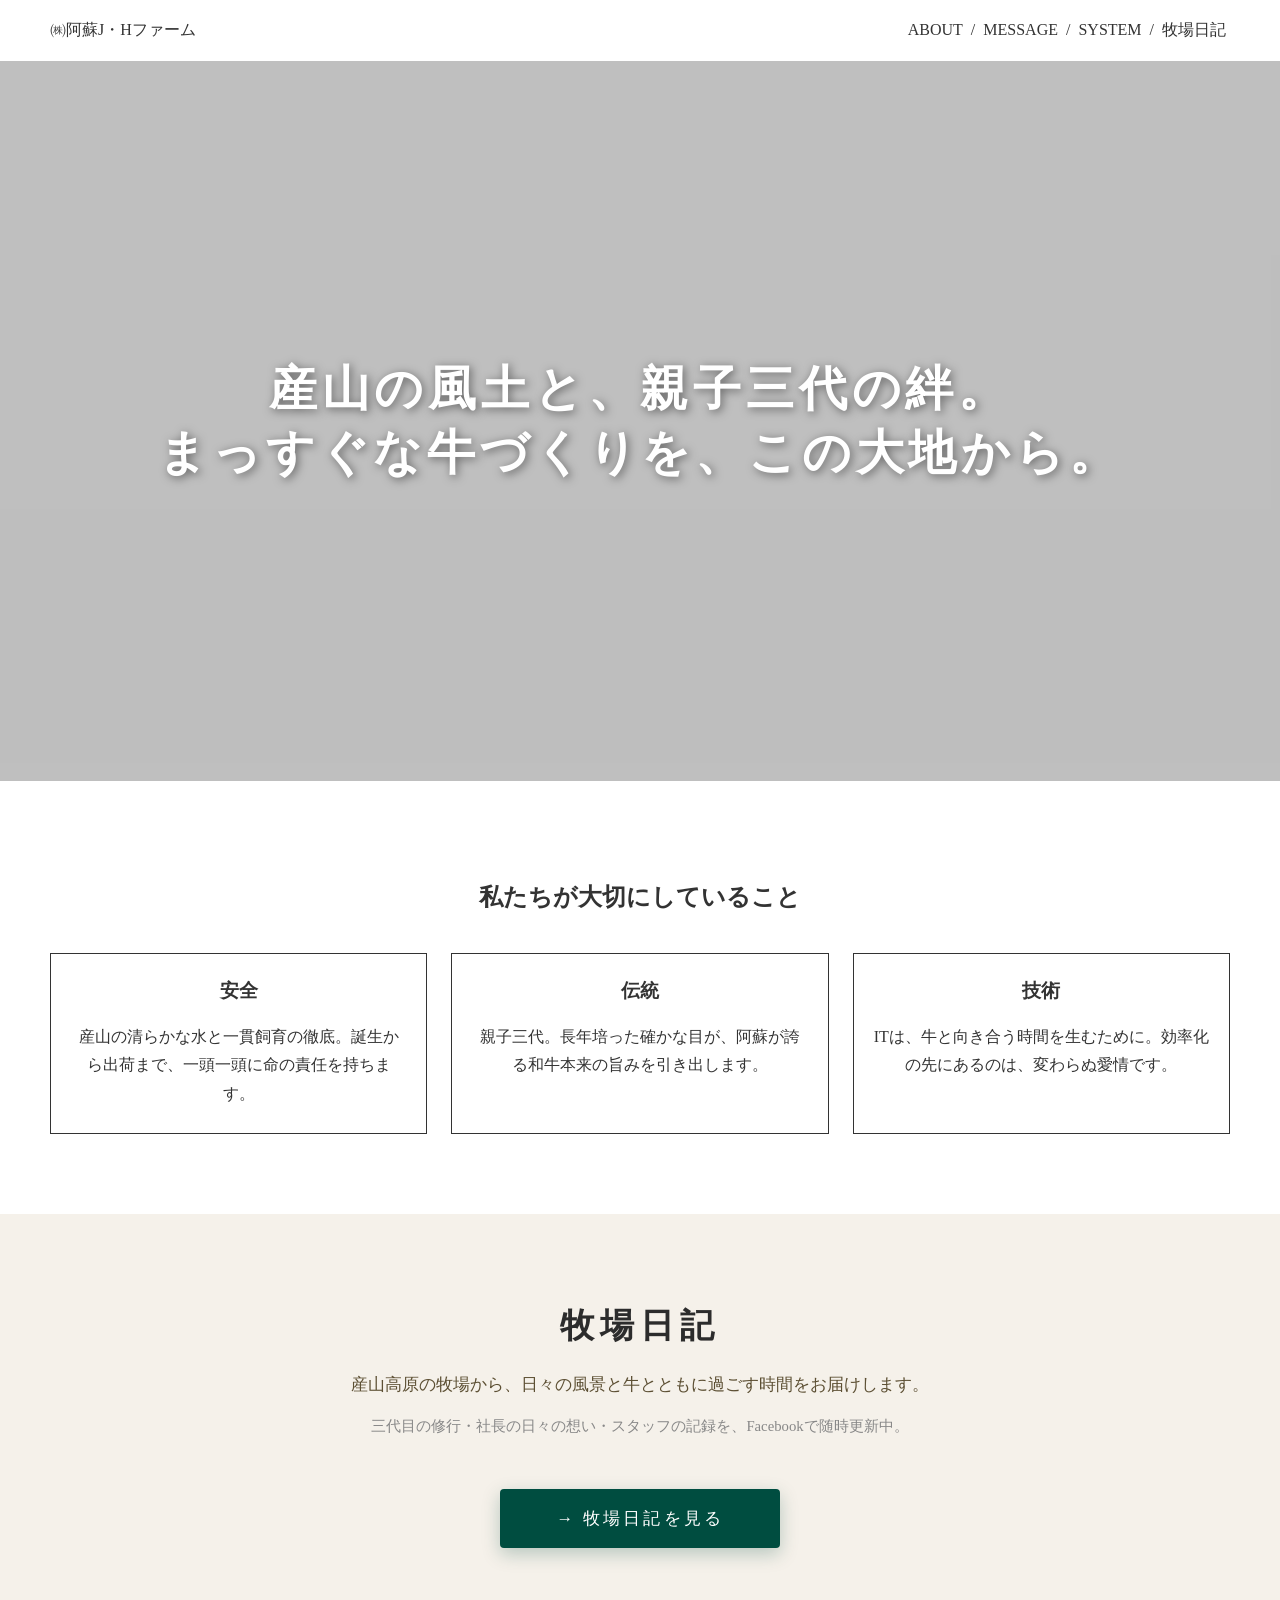
<file: index.html>
<!DOCTYPE html>
<html lang="ja">
<head>
    <meta charset="UTF-8">
    <meta name="viewport" content="width=device-width, initial-scale=1.0">
    <title>㈱阿蘇J・Hファーム</title>
    <link rel="stylesheet" href="style.css">
    <style>
        /* ヒーローエリアの親要素 */
/* 1. 外枠：背景を黒（または濃いグレー）にして、画像がない部分を引き締める */
.hero {
    position: relative;
    height: 80vh;
    overflow: hidden;
    background-color: #1a1a1a; /* ここを産山ブルー #004d40 にしても格好いいです */
    display: flex;
    align-items: center;      /* 上下中央 */
    justify-content: center;   /* 左右中央 */
}

/* 2. スライダー本体：親要素（hero）の中央に固定 */
.slider {
    position: absolute;
    top: 0;
    left: 0;
    width: 100%;
    height: 100%;
    display: flex;
    align-items: center;
    justify-content: center;
}

/* 3. 画像：枠いっぱいに敷き詰めて、全画像の見た目サイズを統一（1920×1080に揃えた写真を使用） */
.slider img {
    position: absolute;
    top: 0;
    left: 0;
    width: 100%;
    height: 100%;
    object-fit: cover;        /* 比率を保ったまま枠を埋める（はみ出た分は切れる） */
    object-position: center;
    opacity: 0;
    animation: slideShow 20s infinite;
}

/* フェードしながらゆっくり寄る */
@keyframes slideShow {
    0% { opacity: 0; transform: scale(1.0); }
    5% { opacity: 1; }
    20% { opacity: 1; }
    25% { opacity: 0; transform: scale(1.05); }
    100% { opacity: 0; }
}

/* 文字を読みやすくするため、写真の上に薄い暗幕を重ねる */
.hero::after {
    content: "";
    position: absolute;
    inset: 0;
    background: rgba(0,0,0,0.2);
    z-index: 1;
}

/* テキストを画像の上に重ねる */
.hero-text {
    position: relative;
    z-index: 2;
    color: #fff;
    text-shadow: 2px 2px 10px rgba(0,0,0,0.5); /* 文字を見やすく */
    text-align: center;
    width: 100%;
}
        body { margin: 0; font-family: "Hiragino Mincho ProN", serif; color: #333; }
        header { display: flex; justify-content: space-between; padding: 20px 50px; background: #fff; }
        header nav a { color: #333; text-decoration: none; margin: 0 4px; transition: color 0.2s; }
        header nav a:hover { color: #004d40; text-decoration: underline; }
        .hero { height: 80vh; background: #eee; display: flex; align-items: center; justify-content: center; text-align: center; }
        .hero h1 { font-size: 3rem; letter-spacing: 0.1em; }
        section { padding: 80px 50px; text-align: center; }
        .message-grid { display: flex; justify-content: space-around; gap: 24px; margin-top: 40px; }
        /* 「安全」「伝統」「技術」を黒の細線で囲み、境目を分かりやすくする */
        .msg-item { flex: 1; border: 1px solid #333; padding: 24px 20px; box-sizing: border-box; }
        .msg-item h3 { margin-top: 0; }
        .msg-item p { margin-bottom: 0; line-height: 1.8; }

        /* 牧場日記セクション */
        #blog {
            background: #f5f1ea;
            padding: 90px 30px;
        }
        #blog h2 {
            font-size: 2.1rem;
            letter-spacing: 0.18em;
            margin: 0 0 20px;
            color: #2c2c2c;
        }
        #blog .blog-lead {
            color: #5c4f33;
            max-width: 680px;
            margin: 0 auto 12px;
            line-height: 1.9;
            font-size: 1.08rem;
        }
        #blog .blog-sub {
            color: #888;
            max-width: 680px;
            margin: 0 auto 50px;
            line-height: 1.7;
            font-size: 0.92rem;
        }
        .blog-cta {
            display: inline-block;
            padding: 18px 56px;
            background: #004d40;
            color: #fff !important;
            text-decoration: none;
            border-radius: 4px;
            font-size: 1.05rem;
            letter-spacing: 0.18em;
            box-shadow: 0 6px 18px rgba(0,77,64,0.25);
            transition: transform 0.2s, box-shadow 0.2s;
        }
        .blog-cta:hover {
            transform: translateY(-2px);
            box-shadow: 0 10px 24px rgba(0,77,64,0.38);
        }

        @media screen and (max-width: 768px) {
            header { flex-direction: column; padding: 15px; text-align: center; }
            header nav { margin-top: 10px; font-size: 0.9rem; }
            section { padding: 50px 16px; }
            .message-grid { flex-direction: column; gap: 16px; }
            #blog { padding: 60px 16px; }
            #blog h2 { font-size: 1.6rem; }
            .blog-cta { padding: 16px 40px; font-size: 1rem; letter-spacing: 0.12em; }
        }
    </style>
</head>
<body>
    <header>
        <div class="logo">㈱阿蘇J・Hファーム</div>
        <nav><a href="/about/">ABOUT</a> / <a href="/message/">MESSAGE</a> / <a href="/system/">SYSTEM</a> / <a href="/blog/">牧場日記</a></nav>
        
    </header>

    <div class="hero">
    <div class="slider">
        <img src="assets/photo/top/top-01.jpg" alt="雲海と産山の草原" width="1920" height="1080">
        <img src="assets/photo/top/top-02.jpg" alt="夕方の草原で牛と過ごすスタッフ" width="1920" height="1080" loading="lazy">
        <img src="assets/photo/top/top-03.jpg" alt="阿蘇の山並みと放牧の牛" width="1920" height="1080" loading="lazy">
        <img src="assets/photo/top/top-04.jpg" alt="牧草地で作業するトラクター" width="1920" height="1080" loading="lazy">
        <img src="assets/photo/top/top-05.jpg" alt="青空と阿蘇の山並み、黒毛和牛の群れ" width="1920" height="1080" loading="lazy">
    </div>
    <div class="hero-text">
        <h1>産山の風土と、親子三代の絆。<br><span>まっすぐな牛づくりを、この大地から。</span></h1>
    </div>
</div>
</div>
    
    </div>

    
<section id="message">
        <h2>私たちが大切にしていること</h2>
        <div class="message-grid">
            <div class="msg-item"><h3>安全</h3><p>産山の清らかな水と一貫飼育の徹底。誕生から出荷まで、一頭一頭に命の責任を持ちます。</p></div>
            <div class="msg-item"><h3>伝統</h3><p>親子三代。長年培った確かな目が、阿蘇が誇る和牛本来の旨みを引き出します。</p></div>
            <div class="msg-item"><h3>技術</h3><p>ITは、牛と向き合う時間を生むために。効率化の先にあるのは、変わらぬ愛情です。</p></div>
        </div>
    </section>

    <section id="blog">
        <h2>牧場日記</h2>
        <p class="blog-lead">
            産山高原の牧場から、日々の風景と牛とともに過ごす時間をお届けします。
        </p>
        <p class="blog-sub">
            三代目の修行・社長の日々の想い・スタッフの記録を、Facebookで随時更新中。
        </p>
        <p style="margin:0;">
            <a href="/blog/" class="blog-cta">→ 牧場日記を見る</a>
        </p>
    </section>
    <script> window.onload = function() 
    { const displayTime = 4; 
        const images = document.querySelectorAll('.slider img'); 
        const totalCount = images.length; 
        if (totalCount > 0) { const totalDuration = displayTime * totalCount; 
            images.forEach((img, index) => 
        { img.style.animationName = 'slideShow'; 
        img.style.animationIterationCount = 'infinite'; 
        img.style.animationTimingFunction = 'linear'; 
        img.style.animationDuration = totalDuration + 's'; 
        img.style.animationDelay = (displayTime * index) + 's'; 
    }); 
} }; 

    </script>
</body>
</html>
</file>
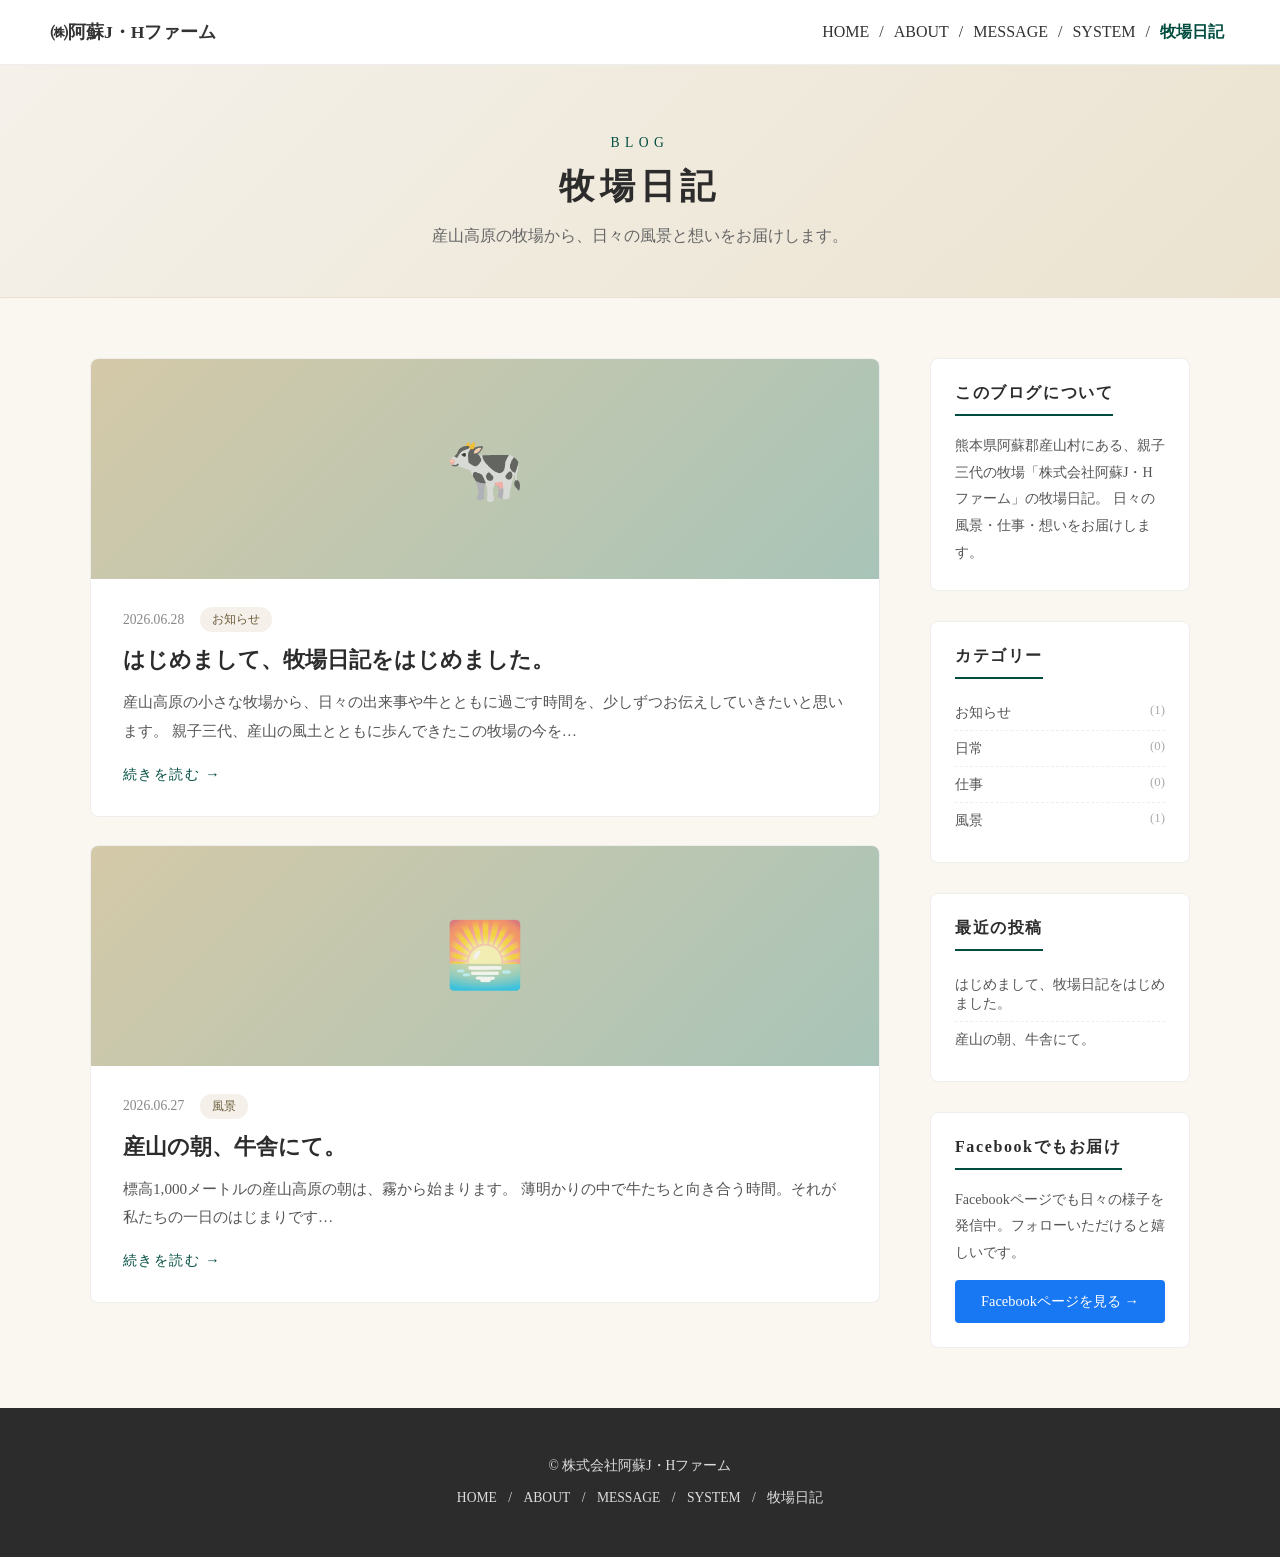
<file: blog/index.html>
<!DOCTYPE html>
<html lang="ja">
<head>
    <meta charset="UTF-8">
    <meta name="viewport" content="width=device-width, initial-scale=1.0">
    <title>牧場日記 | 株式会社阿蘇J・Hファーム</title>
    <meta name="description" content="㈱阿蘇J・Hファームの牧場日記。産山高原の牧場から、日々の風景・仕事・想いをお届けします。">
    <meta property="og:title" content="牧場日記 | 株式会社阿蘇J・Hファーム">
    <meta property="og:description" content="産山高原の牧場から、日々の風景と牛とともに過ごす時間をお届けします。">
    <meta property="og:type" content="blog">
    <link rel="stylesheet" href="/style.css">
    <style>
        body { margin: 0; font-family: "Hiragino Mincho ProN", serif; color: #333; background: #faf7f0; }

        /* ヘッダー */
        header {
            display: flex; justify-content: space-between; align-items: center;
            padding: 20px 50px; background: #fff; border-bottom: 1px solid #eee;
        }
        header .logo { font-weight: bold; font-size: 1.1rem; }
        header nav a { color: #333; text-decoration: none; margin: 0 6px; transition: color 0.2s; }
        header nav a:hover { color: #004d40; text-decoration: underline; }
        header nav .current { color: #004d40; font-weight: bold; margin: 0 6px; }

        /* ページヒーロー */
        .blog-hero {
            background: linear-gradient(135deg, #f5f1ea 0%, #ebe3d0 100%);
            text-align: center;
            padding: 70px 20px 50px;
            border-bottom: 1px solid #e7e0d3;
        }
        .blog-hero .eyebrow {
            color: #004d40; font-size: 0.85rem; letter-spacing: 0.4em;
            margin: 0 0 12px;
        }
        .blog-hero h1 {
            font-size: 2.2rem; letter-spacing: 0.15em;
            margin: 0 0 16px; color: #2c2c2c;
        }
        .blog-hero p { color: #666; font-size: 1rem; margin: 0; }

        /* レイアウト */
        .blog-layout {
            max-width: 1100px; margin: 0 auto;
            padding: 60px 24px;
            display: grid;
            grid-template-columns: 1fr 260px;
            gap: 50px;
        }

        /* 記事カード */
        .post-list { display: flex; flex-direction: column; gap: 28px; }
        .post-card {
            background: #fff;
            border: 1px solid #eee;
            border-radius: 8px;
            overflow: hidden;
            transition: transform 0.2s, box-shadow 0.2s;
            text-decoration: none; color: inherit;
            display: block;
        }
        .post-card:hover {
            transform: translateY(-3px);
            box-shadow: 0 12px 28px rgba(0,0,0,0.06);
        }
        .post-card .post-thumb {
            height: 220px;
            background: linear-gradient(135deg, #d4c9a8 0%, #a8c4b8 100%);
            position: relative;
            display: flex; align-items: center; justify-content: center;
        }
        .post-card .post-thumb .emoji {
            font-size: 4rem;
            opacity: 0.8;
        }
        .post-card .post-body { padding: 28px 32px 32px; }
        .post-card .post-meta {
            display: flex; gap: 16px; align-items: center;
            color: #888; font-size: 0.85rem;
            margin-bottom: 12px;
        }
        .post-card .post-meta .cat {
            background: #f5f1ea; color: #6b5b3a;
            padding: 4px 12px; border-radius: 12px;
            font-size: 0.78rem;
        }
        .post-card h2 {
            margin: 0 0 12px; font-size: 1.35rem;
            color: #2c2c2c; line-height: 1.5;
        }
        .post-card .post-excerpt {
            color: #555; line-height: 1.85;
            margin: 0; font-size: 0.95rem;
        }
        .post-card .read-more {
            display: inline-block; margin-top: 20px;
            color: #004d40; font-size: 0.9rem;
            letter-spacing: 0.1em;
        }

        /* サイドバー */
        .blog-sidebar { display: flex; flex-direction: column; gap: 30px; }
        .widget {
            background: #fff;
            border: 1px solid #eee;
            border-radius: 8px;
            padding: 24px;
        }
        .widget h3 {
            margin: 0 0 16px;
            font-size: 1rem;
            color: #2c2c2c;
            letter-spacing: 0.1em;
            border-bottom: 2px solid #004d40;
            padding-bottom: 10px;
            display: inline-block;
        }
        .widget .about-text {
            color: #555; font-size: 0.88rem;
            line-height: 1.9; margin: 0;
        }
        .widget ul { list-style: none; padding: 0; margin: 0; }
        .widget ul li { padding: 8px 0; border-bottom: 1px dashed #eee; }
        .widget ul li:last-child { border-bottom: none; }
        .widget ul li a {
            color: #555; text-decoration: none;
            font-size: 0.9rem;
            display: flex; justify-content: space-between;
            transition: color 0.2s;
        }
        .widget ul li a:hover { color: #004d40; }
        .widget ul li .count { color: #aaa; font-size: 0.8rem; }
        .widget .fb-cta {
            display: block; text-align: center;
            background: #1877f2; color: #fff;
            padding: 12px; border-radius: 4px;
            text-decoration: none; font-size: 0.9rem;
            transition: background 0.2s;
        }
        .widget .fb-cta:hover { background: #166fe5; }

        /* フッター */
        footer {
            background: #2c2c2c; color: #ddd;
            text-align: center; padding: 36px 20px;
            font-size: 0.85rem;
        }
        footer a { color: #ddd; text-decoration: none; margin: 0 8px; }
        footer a:hover { color: #fff; }

        @media screen and (max-width: 900px) {
            .blog-layout { grid-template-columns: 1fr; gap: 30px; padding: 40px 16px; }
        }
        @media screen and (max-width: 768px) {
            header { flex-direction: column; padding: 15px; text-align: center; }
            header nav { margin-top: 10px; font-size: 0.85rem; }
            .blog-hero { padding: 40px 16px 30px; }
            .blog-hero h1 { font-size: 1.6rem; }
            .post-card .post-thumb { height: 160px; }
            .post-card .post-thumb .emoji { font-size: 3rem; }
            .post-card .post-body { padding: 20px 22px; }
            .post-card h2 { font-size: 1.15rem; }
        }
    </style>
</head>
<body>
    <header>
        <div class="logo">㈱阿蘇J・Hファーム</div>
        <nav>
            <a href="/">HOME</a> /
            <a href="/about/">ABOUT</a> /
            <a href="/message/">MESSAGE</a> /
            <a href="/system/">SYSTEM</a> /
            <span class="current">牧場日記</span>
        </nav>
    </header>

    <section class="blog-hero">
        <p class="eyebrow">BLOG</p>
        <h1>牧場日記</h1>
        <p>産山高原の牧場から、日々の風景と想いをお届けします。</p>
    </section>

    <div class="blog-layout">

        <!-- 記事一覧 -->
        <main class="post-list">

            <!--
              ▼ 新しい記事を追加する手順
              1. /blog/posts/ に新しいHTMLファイルを作成（例: 2026-07-01-title.html）
              2. このリストの一番上に <a class="post-card"> ブロックを追加してリンクする
              3. git push でデプロイ完了
            -->

            <a href="/blog/posts/2026-06-28-hajimemashite.html" class="post-card">
                <div class="post-thumb"><span class="emoji">🐄</span></div>
                <div class="post-body">
                    <div class="post-meta">
                        <span class="date">2026.06.28</span>
                        <span class="cat">お知らせ</span>
                    </div>
                    <h2>はじめまして、牧場日記をはじめました。</h2>
                    <p class="post-excerpt">
                        産山高原の小さな牧場から、日々の出来事や牛とともに過ごす時間を、少しずつお伝えしていきたいと思います。
                        親子三代、産山の風土とともに歩んできたこの牧場の今を…
                    </p>
                    <span class="read-more">続きを読む →</span>
                </div>
            </a>

            <a href="/blog/posts/2026-06-27-asa-no-makiba.html" class="post-card">
                <div class="post-thumb"><span class="emoji">🌅</span></div>
                <div class="post-body">
                    <div class="post-meta">
                        <span class="date">2026.06.27</span>
                        <span class="cat">風景</span>
                    </div>
                    <h2>産山の朝、牛舎にて。</h2>
                    <p class="post-excerpt">
                        標高1,000メートルの産山高原の朝は、霧から始まります。
                        薄明かりの中で牛たちと向き合う時間。それが私たちの一日のはじまりです…
                    </p>
                    <span class="read-more">続きを読む →</span>
                </div>
            </a>

        </main>

        <!-- サイドバー -->
        <aside class="blog-sidebar">

            <div class="widget">
                <h3>このブログについて</h3>
                <p class="about-text">
                    熊本県阿蘇郡産山村にある、親子三代の牧場「株式会社阿蘇J・Hファーム」の牧場日記。
                    日々の風景・仕事・想いをお届けします。
                </p>
            </div>

            <div class="widget">
                <h3>カテゴリー</h3>
                <ul>
                    <li><a href="#">お知らせ <span class="count">(1)</span></a></li>
                    <li><a href="#">日常 <span class="count">(0)</span></a></li>
                    <li><a href="#">仕事 <span class="count">(0)</span></a></li>
                    <li><a href="#">風景 <span class="count">(1)</span></a></li>
                </ul>
            </div>

            <div class="widget">
                <h3>最近の投稿</h3>
                <ul>
                    <li><a href="/blog/posts/2026-06-28-hajimemashite.html">はじめまして、牧場日記をはじめました。</a></li>
                    <li><a href="/blog/posts/2026-06-27-asa-no-makiba.html">産山の朝、牛舎にて。</a></li>
                </ul>
            </div>

            <div class="widget">
                <h3>Facebookでもお届け</h3>
                <p class="about-text" style="margin-bottom:14px;">
                    Facebookページでも日々の様子を発信中。フォローいただけると嬉しいです。
                </p>
                <a class="fb-cta" href="https://www.facebook.com/profile.php?id=61591557386529" target="_blank" rel="noopener noreferrer">
                    Facebookページを見る →
                </a>
            </div>

        </aside>

    </div>

    <footer>
        <p>© 株式会社阿蘇J・Hファーム</p>
        <p>
            <a href="/">HOME</a> /
            <a href="/about/">ABOUT</a> /
            <a href="/message/">MESSAGE</a> /
            <a href="/system/">SYSTEM</a> /
            <a href="/blog/">牧場日記</a>
        </p>
    </footer>
</body>
</html>
</file>
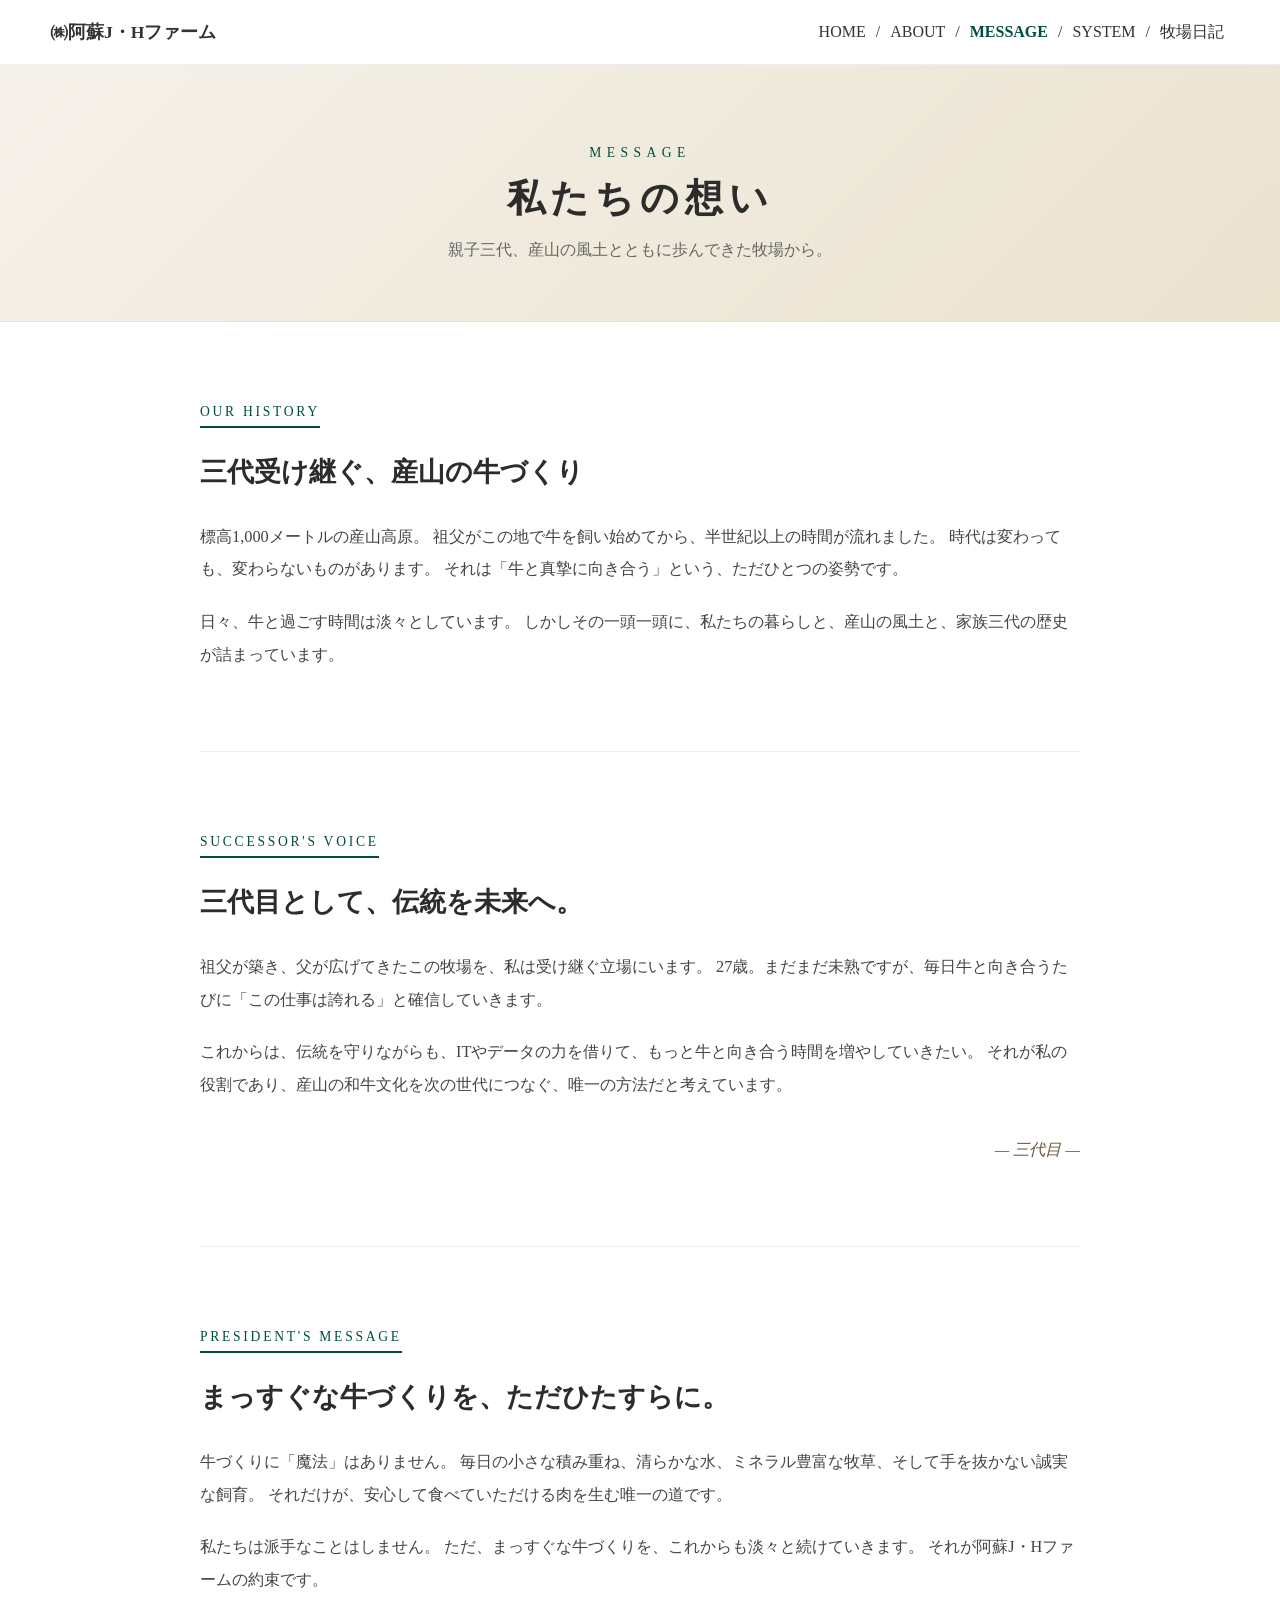
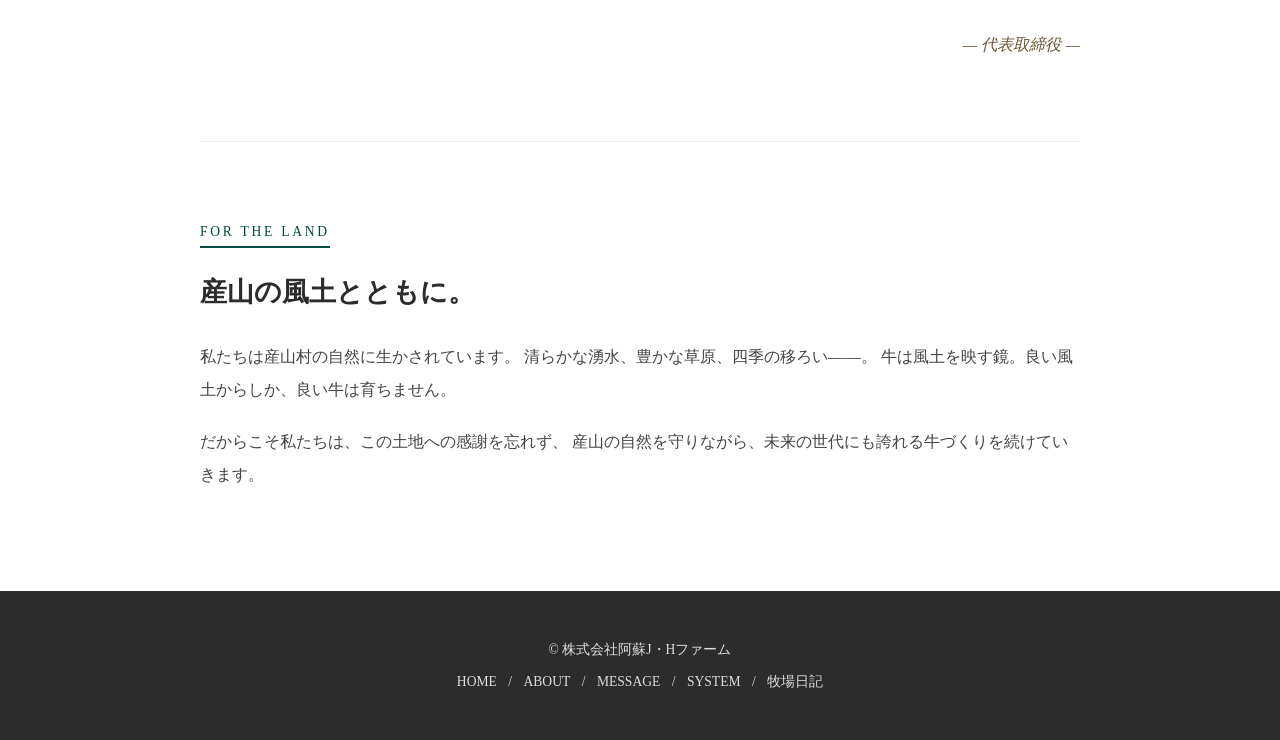
<file: message/index.html>
<!DOCTYPE html>
<html lang="ja">
<head>
    <meta charset="UTF-8">
    <meta name="viewport" content="width=device-width, initial-scale=1.0">
    <title>MESSAGE | 株式会社阿蘇J・Hファーム</title>
    <meta name="description" content="㈱阿蘇J・Hファームの想い。親子三代にわたり産山高原で和牛を育ててきた歴史と、まっすぐな牛づくりへの誓い。">
    <meta property="og:title" content="MESSAGE | 株式会社阿蘇J・Hファーム">
    <meta property="og:description" content="親子三代、産山の風土とともに歩んできた牧場の想いをお届けします。">
    <meta property="og:type" content="article">
    <link rel="stylesheet" href="/style.css">
    <style>
        body { margin: 0; font-family: "Hiragino Mincho ProN", serif; color: #333; background: #fff; }

        /* ヘッダー */
        header {
            display: flex; justify-content: space-between; align-items: center;
            padding: 20px 50px; background: #fff; border-bottom: 1px solid #eee;
        }
        header .logo { font-weight: bold; font-size: 1.1rem; }
        header nav a { color: #333; text-decoration: none; margin: 0 6px; transition: color 0.2s; }
        header nav a:hover { color: #004d40; text-decoration: underline; }
        header nav .current { color: #004d40; font-weight: bold; margin: 0 6px; }

        /* ページヒーロー */
        .page-hero {
            background: linear-gradient(135deg, #f5f1ea 0%, #ebe3d0 100%);
            text-align: center;
            padding: 80px 20px 60px;
            border-bottom: 1px solid #e7e0d3;
        }
        .page-hero .eyebrow {
            color: #004d40; font-size: 0.85rem; letter-spacing: 0.4em;
            margin: 0 0 12px;
        }
        .page-hero h1 {
            font-size: 2.4rem; letter-spacing: 0.15em;
            margin: 0 0 16px; color: #2c2c2c;
        }
        .page-hero p { color: #666; font-size: 1rem; margin: 0; }

        /* メッセージブロック */
        .message-section {
            max-width: 880px; margin: 0 auto;
            padding: 80px 24px;
        }
        .message-block {
            margin-bottom: 80px;
            padding: 0 0 60px;
            border-bottom: 1px solid #eee;
        }
        .message-block:last-child {
            border-bottom: none;
            margin-bottom: 0; padding-bottom: 0;
        }
        .message-block .label {
            display: inline-block;
            color: #004d40; font-size: 0.85rem; letter-spacing: 0.2em;
            border-bottom: 2px solid #004d40; padding-bottom: 6px; margin-bottom: 24px;
        }
        .message-block h2 {
            font-size: 1.7rem; line-height: 1.5;
            margin: 0 0 28px; color: #2c2c2c;
        }
        .message-block p {
            font-size: 1.02rem; line-height: 2.0;
            color: #444; margin: 0 0 20px;
        }
        .message-block .signature {
            text-align: right; margin-top: 32px;
            color: #6b5b3a; font-style: italic;
        }

        /* フッター */
        footer {
            background: #2c2c2c; color: #ddd;
            text-align: center; padding: 36px 20px;
            font-size: 0.85rem;
        }
        footer a { color: #ddd; text-decoration: none; margin: 0 8px; }
        footer a:hover { color: #fff; }

        /* スマホ対応 */
        @media screen and (max-width: 768px) {
            header { flex-direction: column; padding: 15px; text-align: center; }
            header nav { margin-top: 10px; font-size: 0.85rem; }
            .page-hero { padding: 50px 16px 40px; }
            .page-hero h1 { font-size: 1.7rem; }
            .message-section { padding: 50px 16px; }
            .message-block { margin-bottom: 50px; padding-bottom: 40px; }
            .message-block h2 { font-size: 1.3rem; }
            .message-block p { font-size: 0.98rem; }
        }
    </style>
</head>
<body>
    <header>
        <div class="logo">㈱阿蘇J・Hファーム</div>
        <nav>
            <a href="/">HOME</a> /
            <a href="/about/">ABOUT</a> /
            <span class="current">MESSAGE</span> /
            <a href="/system/">SYSTEM</a> /
            <a href="/blog/">牧場日記</a>
        </nav>
    </header>

    <section class="page-hero">
        <p class="eyebrow">MESSAGE</p>
        <h1>私たちの想い</h1>
        <p>親子三代、産山の風土とともに歩んできた牧場から。</p>
    </section>

    <section class="message-section">

        <div class="message-block">
            <span class="label">OUR HISTORY</span>
            <h2>三代受け継ぐ、産山の牛づくり</h2>
            <p>
                標高1,000メートルの産山高原。
                祖父がこの地で牛を飼い始めてから、半世紀以上の時間が流れました。
                時代は変わっても、変わらないものがあります。
                それは「牛と真摯に向き合う」という、ただひとつの姿勢です。
            </p>
            <p>
                日々、牛と過ごす時間は淡々としています。
                しかしその一頭一頭に、私たちの暮らしと、産山の風土と、家族三代の歴史が詰まっています。
            </p>
        </div>

        <div class="message-block">
            <span class="label">SUCCESSOR'S VOICE</span>
            <h2>三代目として、伝統を未来へ。</h2>
            <p>
                祖父が築き、父が広げてきたこの牧場を、私は受け継ぐ立場にいます。
                27歳。まだまだ未熟ですが、毎日牛と向き合うたびに「この仕事は誇れる」と確信していきます。
            </p>
            <p>
                これからは、伝統を守りながらも、ITやデータの力を借りて、もっと牛と向き合う時間を増やしていきたい。
                それが私の役割であり、産山の和牛文化を次の世代につなぐ、唯一の方法だと考えています。
            </p>
            <p class="signature">— 三代目 —</p>
        </div>

        <div class="message-block">
            <span class="label">PRESIDENT'S MESSAGE</span>
            <h2>まっすぐな牛づくりを、ただひたすらに。</h2>
            <p>
                牛づくりに「魔法」はありません。
                毎日の小さな積み重ね、清らかな水、ミネラル豊富な牧草、そして手を抜かない誠実な飼育。
                それだけが、安心して食べていただける肉を生む唯一の道です。
            </p>
            <p>
                私たちは派手なことはしません。
                ただ、まっすぐな牛づくりを、これからも淡々と続けていきます。
                それが阿蘇J・Hファームの約束です。
            </p>
            <p class="signature">— 代表取締役 —</p>
        </div>

        <div class="message-block">
            <span class="label">FOR THE LAND</span>
            <h2>産山の風土とともに。</h2>
            <p>
                私たちは産山村の自然に生かされています。
                清らかな湧水、豊かな草原、四季の移ろい——。
                牛は風土を映す鏡。良い風土からしか、良い牛は育ちません。
            </p>
            <p>
                だからこそ私たちは、この土地への感謝を忘れず、
                産山の自然を守りながら、未来の世代にも誇れる牛づくりを続けていきます。
            </p>
        </div>

    </section>

    <footer>
        <p>© 株式会社阿蘇J・Hファーム</p>
        <p>
            <a href="/">HOME</a> /
            <a href="/about/">ABOUT</a> /
            <a href="/message/">MESSAGE</a> /
            <a href="/system/">SYSTEM</a> /
            <a href="/blog/">牧場日記</a>
        </p>
    </footer>
</body>
</html>
</file>
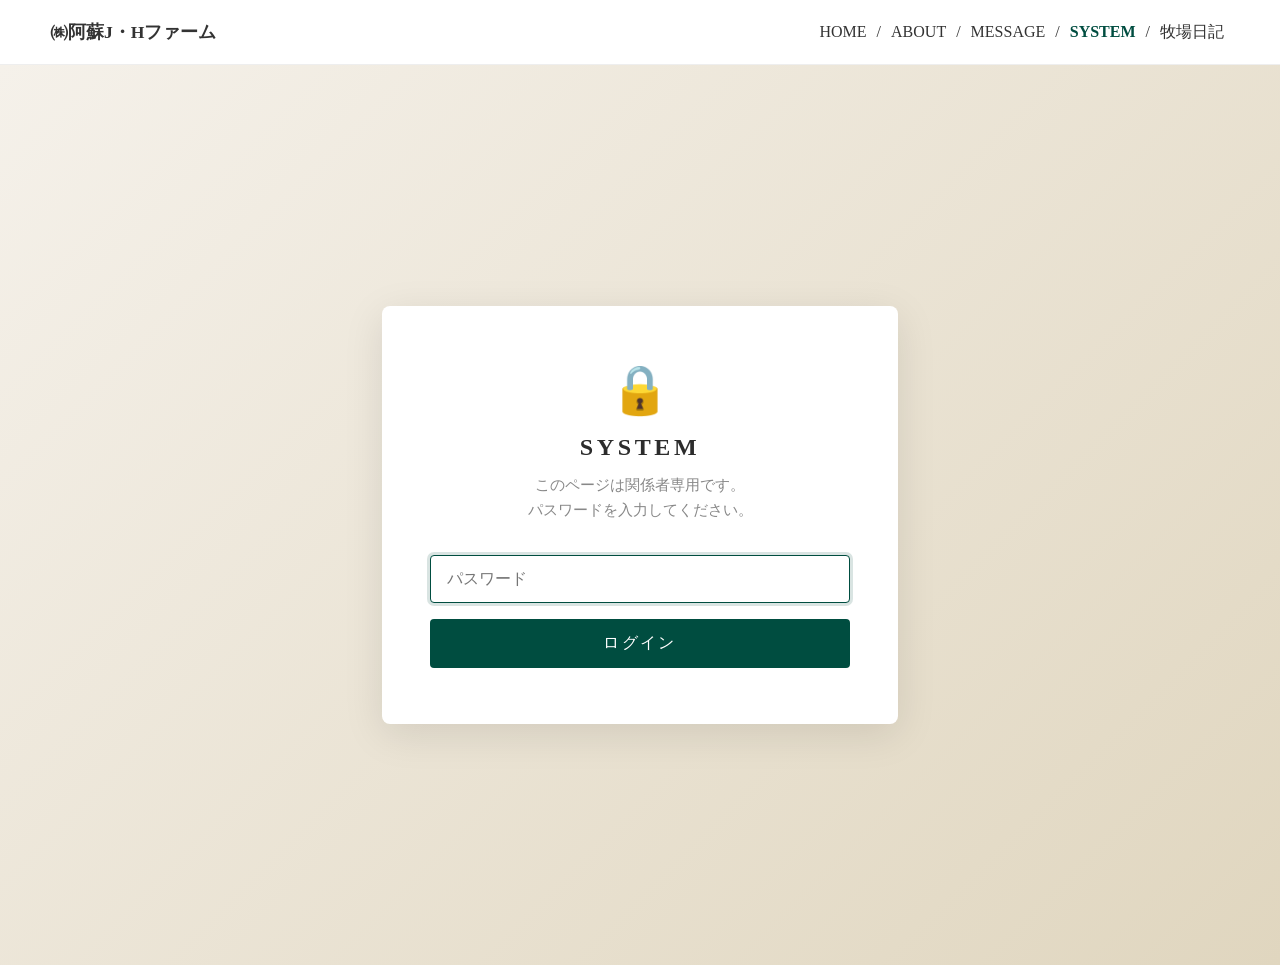
<file: system/index.html>
<!DOCTYPE html>
<html lang="ja">
<head>
    <meta charset="UTF-8">
    <meta name="viewport" content="width=device-width, initial-scale=1.0">
    <title>SYSTEM | 株式会社阿蘇J・Hファーム</title>
    <meta name="description" content="㈱阿蘇J・Hファームの飼育・販売・IT活用システム（関係者専用）">
    <meta name="robots" content="noindex, nofollow">
    <link rel="stylesheet" href="/style.css">
    <style>
        body { margin: 0; font-family: "Hiragino Mincho ProN", serif; color: #333; background: #fff; }

        /* ヘッダー */
        header {
            display: flex; justify-content: space-between; align-items: center;
            padding: 20px 50px; background: #fff; border-bottom: 1px solid #eee;
        }
        header .logo { font-weight: bold; font-size: 1.1rem; }
        header nav a { color: #333; text-decoration: none; margin: 0 6px; transition: color 0.2s; }
        header nav a:hover { color: #004d40; text-decoration: underline; }
        header nav .current { color: #004d40; font-weight: bold; margin: 0 6px; }

        /* 認証ゲート */
        .auth-gate {
            min-height: calc(100vh - 80px);
            display: flex; align-items: center; justify-content: center;
            background: linear-gradient(135deg, #f5f1ea 0%, #e0d6bf 100%);
            padding: 40px 20px;
        }
        .auth-box {
            background: #fff;
            padding: 56px 48px;
            border-radius: 8px;
            box-shadow: 0 10px 40px rgba(0,0,0,0.1);
            max-width: 420px; width: 100%;
            text-align: center;
        }
        .auth-box .lock-icon {
            font-size: 3rem; margin-bottom: 16px;
        }
        .auth-box h2 {
            margin: 0 0 12px; color: #2c2c2c;
            font-size: 1.5rem; letter-spacing: 0.15em;
        }
        .auth-box .auth-desc {
            color: #888; font-size: 0.92rem; line-height: 1.7;
            margin: 0 0 32px;
        }
        .auth-box input[type="password"] {
            width: 100%; box-sizing: border-box;
            padding: 14px 16px; font-size: 1rem;
            border: 1px solid #ccc; border-radius: 4px;
            margin-bottom: 16px;
            font-family: inherit;
        }
        .auth-box input[type="password"]:focus {
            outline: none; border-color: #004d40;
            box-shadow: 0 0 0 3px rgba(0,77,64,0.15);
        }
        .auth-box button {
            width: 100%; padding: 14px;
            background: #004d40; color: #fff;
            border: none; border-radius: 4px;
            font-size: 1rem; letter-spacing: 0.15em;
            cursor: pointer;
            transition: background 0.2s;
            font-family: inherit;
        }
        .auth-box button:hover { background: #00695c; }
        .pw-error {
            color: #c62828; font-size: 0.9rem;
            margin: 16px 0 0;
        }

        /* 保護コンテンツ */
        .page-hero {
            background: linear-gradient(135deg, #2c2c2c 0%, #004d40 100%);
            color: #fff;
            text-align: center;
            padding: 80px 20px 60px;
        }
        .page-hero .eyebrow {
            color: #b2dfdb; font-size: 0.85rem; letter-spacing: 0.4em;
            margin: 0 0 12px;
        }
        .page-hero h1 {
            font-size: 2.4rem; letter-spacing: 0.15em;
            margin: 0 0 16px;
        }
        .page-hero p { color: #cfd8dc; font-size: 1rem; margin: 0; }

        .system-section {
            max-width: 1000px; margin: 0 auto;
            padding: 80px 24px;
        }
        .system-grid {
            display: grid; grid-template-columns: repeat(3, 1fr);
            gap: 30px;
            margin-bottom: 60px;
        }
        .system-card {
            background: #fff;
            border: 1px solid #e7e0d3;
            border-radius: 8px;
            padding: 32px 28px;
            transition: transform 0.2s, box-shadow 0.2s;
        }
        .system-card:hover {
            transform: translateY(-4px);
            box-shadow: 0 12px 28px rgba(0,77,64,0.12);
        }
        .system-card .num {
            color: #004d40; font-size: 1.6rem; font-weight: bold;
            letter-spacing: 0.1em; margin: 0 0 12px;
        }
        .system-card h3 {
            margin: 0 0 16px; font-size: 1.2rem;
            color: #2c2c2c; line-height: 1.5;
        }
        .system-card p {
            color: #666; font-size: 0.92rem; line-height: 1.8;
            margin: 0;
        }

        .system-detail {
            background: #f5f1ea;
            padding: 50px 40px;
            border-radius: 8px;
            margin-bottom: 50px;
        }
        .system-detail h2 {
            font-size: 1.4rem; color: #2c2c2c;
            margin: 0 0 24px;
            border-bottom: 2px solid #004d40;
            padding-bottom: 10px; display: inline-block;
        }
        .system-detail table {
            width: 100%; border-collapse: collapse;
            margin-top: 20px;
        }
        .system-detail th, .system-detail td {
            padding: 14px 16px;
            text-align: left;
            border-bottom: 1px solid #ddd;
            font-size: 0.95rem;
        }
        .system-detail th {
            background: #eaddc6; width: 30%;
            font-weight: normal; color: #6b5b3a;
        }
        .system-detail td { color: #333; }

        .logout-area {
            text-align: center; margin-top: 60px;
        }
        .logout-btn {
            display: inline-block;
            padding: 12px 32px;
            background: #fff; color: #666;
            border: 1px solid #ccc;
            border-radius: 4px; cursor: pointer;
            font-size: 0.9rem; font-family: inherit;
        }
        .logout-btn:hover { background: #f5f5f5; }

        /* フッター */
        footer {
            background: #2c2c2c; color: #ddd;
            text-align: center; padding: 36px 20px;
            font-size: 0.85rem;
        }
        footer a { color: #ddd; text-decoration: none; margin: 0 8px; }
        footer a:hover { color: #fff; }

        @media screen and (max-width: 768px) {
            header { flex-direction: column; padding: 15px; text-align: center; }
            header nav { margin-top: 10px; font-size: 0.85rem; }
            .auth-box { padding: 40px 28px; }
            .page-hero { padding: 50px 16px 40px; }
            .page-hero h1 { font-size: 1.7rem; }
            .system-section { padding: 50px 16px; }
            .system-grid { grid-template-columns: 1fr; gap: 16px; }
            .system-detail { padding: 30px 20px; }
            .system-detail th, .system-detail td { padding: 10px 8px; font-size: 0.88rem; }
        }
    </style>
</head>
<body>
    <header>
        <div class="logo">㈱阿蘇J・Hファーム</div>
        <nav>
            <a href="/">HOME</a> /
            <a href="/about/">ABOUT</a> /
            <a href="/message/">MESSAGE</a> /
            <span class="current">SYSTEM</span> /
            <a href="/blog/">牧場日記</a>
        </nav>
    </header>

    <!-- ▼ 認証ゲート（クライアント側PW、本格セキュリティが必要になったら.htaccess Basic認証へ移行） -->
    <div id="auth-gate" class="auth-gate">
        <div class="auth-box">
            <div class="lock-icon">🔒</div>
            <h2>SYSTEM</h2>
            <p class="auth-desc">
                このページは関係者専用です。<br>
                パスワードを入力してください。
            </p>
            <input type="password" id="pw" placeholder="パスワード" autocomplete="current-password">
            <button type="button" id="login-btn">ログイン</button>
            <p id="pw-error" class="pw-error" style="display:none;">パスワードが違います</p>
        </div>
    </div>

    <!-- ▼ 保護コンテンツ（PW認証後に表示） -->
    <div id="protected-content" style="display:none;">

        <section class="page-hero">
            <p class="eyebrow">SYSTEM</p>
            <h1>事業システム</h1>
            <p>飼育・販売・IT活用までの一貫した仕組み（関係者専用）</p>
        </section>

        <section class="system-section">

            <div class="system-grid">
                <div class="system-card">
                    <p class="num">01</p>
                    <h3>一貫飼育システム</h3>
                    <p>繁殖・育成・肥育を自社で完結。生産履歴は一頭ずつ管理し、トレーサビリティを確保。</p>
                </div>
                <div class="system-card">
                    <p class="num">02</p>
                    <h3>直販・流通システム</h3>
                    <p>市場出荷に加え、直販ECと飲食店への卸を組み合わせた多角的な販売チャネル。</p>
                </div>
                <div class="system-card">
                    <p class="num">03</p>
                    <h3>牧場DXシステム</h3>
                    <p>多言語コミュニケーション・勤怠管理・作業記録のデジタル化（AgroLink構想として段階的に導入）。</p>
                </div>
            </div>

            <div class="system-detail">
                <h2>一貫飼育の流れ</h2>
                <table>
                    <tr><th>繁殖</th><td>母牛の管理・人工授精・分娩管理を自社で実施</td></tr>
                    <tr><th>育成</th><td>子牛の哺育・離乳・育成期間中の健康管理を一頭ずつ記録</td></tr>
                    <tr><th>肥育</th><td>産山の牧草と良質な配合飼料で約20か月間じっくり肥育</td></tr>
                    <tr><th>出荷</th><td>と畜場との連携、肉質格付け後に各販路へ出荷</td></tr>
                </table>
            </div>

            <div class="system-detail">
                <h2>販売チャネル</h2>
                <table>
                    <tr><th>市場出荷</th><td>熊本県畜産公社・熊本中央家畜市場へ定期出荷</td></tr>
                    <tr><th>直販EC（予定）</th><td>WebサイトとSNSを通じた個人向け直販</td></tr>
                    <tr><th>業務用卸</th><td>地元飲食店・ホテル・焼肉店向けの定期卸</td></tr>
                    <tr><th>ふるさと納税</th><td>産山村ふるさと納税返礼品として展開</td></tr>
                </table>
            </div>

            <div class="system-detail">
                <h2>牧場DX（AgroLink構想・段階導入）</h2>
                <table>
                    <tr><th>Phase 1</th><td>多言語Slackコミュニケーション（実装中）</td></tr>
                    <tr><th>Phase 2</th><td>勤怠・シフト管理＋管理者ダッシュボード</td></tr>
                    <tr><th>Phase 3</th><td>作業記録・農薬記録のデジタル化</td></tr>
                    <tr><th>パートナー</th><td>うぶやまデジタルサービス（UDS）</td></tr>
                </table>
            </div>

            <div class="logout-area">
                <button type="button" id="logout-btn" class="logout-btn">ログアウト</button>
            </div>

        </section>

        <footer>
            <p>© 株式会社阿蘇J・Hファーム</p>
            <p>
                <a href="/">HOME</a> /
                <a href="/about/">ABOUT</a> /
                <a href="/message/">MESSAGE</a> /
                <a href="/system/">SYSTEM</a> /
                <a href="/blog/">牧場日記</a>
            </p>
        </footer>

    </div>

    <script>
        // ⚠️ クライアント側のみの簡易ゲート（本格セキュリティではない）
        // ※ 本格的な保護が必要な場合は Lolipop の .htaccess + Basic認証 へ移行
        const PASSWORD = '0123';
        const STORAGE_KEY = 'jhf-system-auth';

        function showContent() {
            document.getElementById('auth-gate').style.display = 'none';
            document.getElementById('protected-content').style.display = 'block';
        }

        function checkPw() {
            const input = document.getElementById('pw');
            const errorEl = document.getElementById('pw-error');
            if (input.value === PASSWORD) {
                sessionStorage.setItem(STORAGE_KEY, 'true');
                errorEl.style.display = 'none';
                showContent();
            } else {
                errorEl.style.display = 'block';
                input.value = '';
                input.focus();
            }
        }

        function logout() {
            sessionStorage.removeItem(STORAGE_KEY);
            location.reload();
        }

        window.addEventListener('DOMContentLoaded', () => {
            // セッション中は再認証不要
            if (sessionStorage.getItem(STORAGE_KEY) === 'true') {
                showContent();
                return;
            }
            // 認証ゲートのイベント登録
            document.getElementById('login-btn').addEventListener('click', checkPw);
            document.getElementById('pw').addEventListener('keypress', e => {
                if (e.key === 'Enter') checkPw();
            });
            document.getElementById('pw').focus();
        });

        // ログアウトボタン（DOMContentLoaded後のbody内でアタッチ）
        document.addEventListener('click', e => {
            if (e.target && e.target.id === 'logout-btn') logout();
        });
    </script>
</body>
</html>
</file>
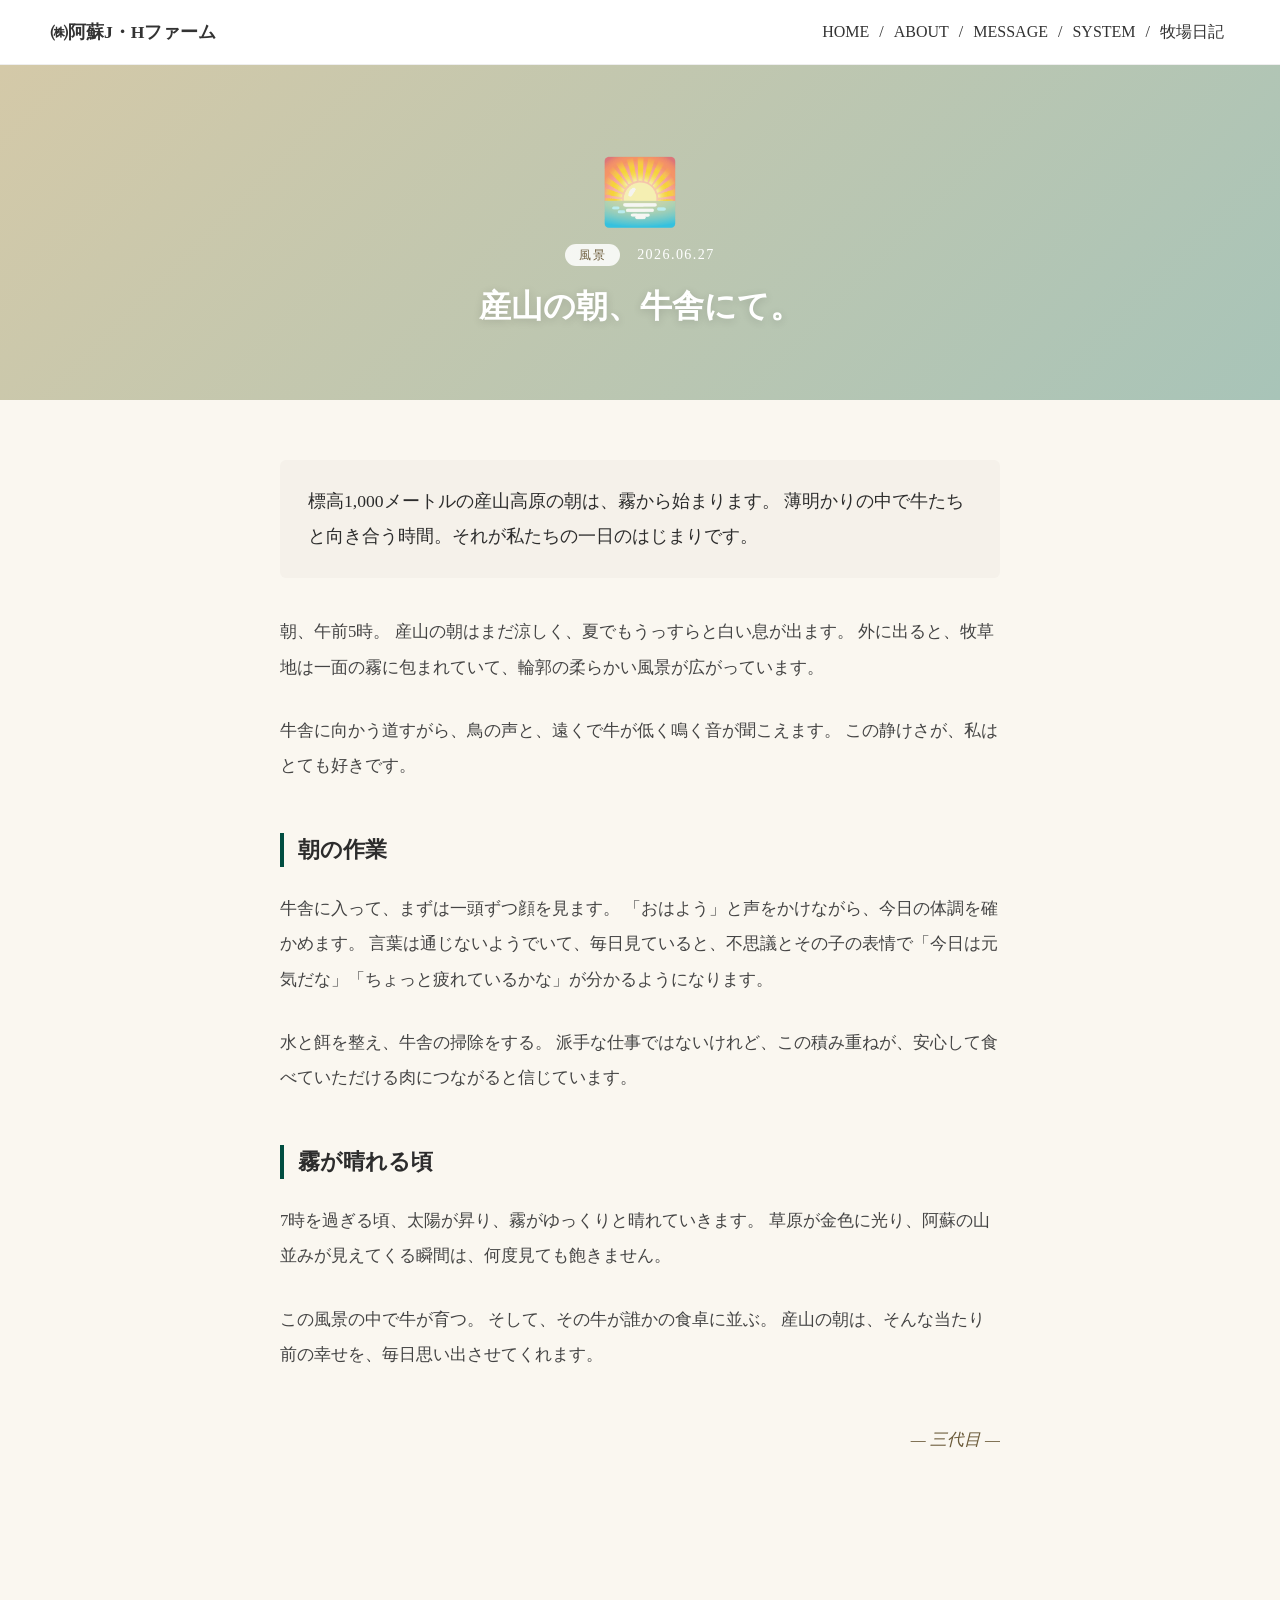
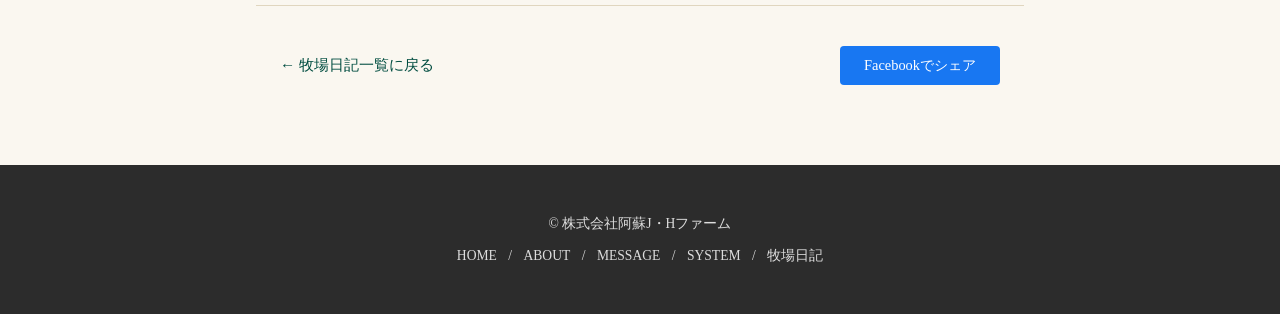
<file: blog/posts/2026-06-27-asa-no-makiba.html>
<!DOCTYPE html>
<html lang="ja">
<head>
    <meta charset="UTF-8">
    <meta name="viewport" content="width=device-width, initial-scale=1.0">
    <title>産山の朝、牛舎にて。 | 牧場日記 | 株式会社阿蘇J・Hファーム</title>
    <meta name="description" content="標高1,000メートルの産山高原の朝は、霧から始まります。薄明かりの中で牛たちと向き合う時間のお話。">
    <meta property="og:title" content="産山の朝、牛舎にて。">
    <meta property="og:description" content="霧に包まれた産山の朝、牛舎にて始まる一日の風景。">
    <meta property="og:type" content="article">
    <link rel="stylesheet" href="/style.css">
    <style>
        body { margin: 0; font-family: "Hiragino Mincho ProN", serif; color: #333; background: #faf7f0; }

        header {
            display: flex; justify-content: space-between; align-items: center;
            padding: 20px 50px; background: #fff; border-bottom: 1px solid #eee;
        }
        header .logo { font-weight: bold; font-size: 1.1rem; }
        header nav a { color: #333; text-decoration: none; margin: 0 6px; transition: color 0.2s; }
        header nav a:hover { color: #004d40; text-decoration: underline; }

        .post-hero {
            background: linear-gradient(135deg, #d4c9a8 0%, #a8c4b8 100%);
            text-align: center;
            padding: 90px 24px 70px;
        }
        .post-hero .emoji { font-size: 4rem; opacity: 0.85; margin-bottom: 16px; }
        .post-hero .post-meta {
            color: #fff; font-size: 0.88rem;
            margin-bottom: 18px; letter-spacing: 0.1em;
        }
        .post-hero .post-meta .cat {
            background: rgba(255,255,255,0.85); color: #6b5b3a;
            padding: 4px 14px; border-radius: 12px;
            font-size: 0.78rem; margin-right: 12px;
        }
        .post-hero h1 {
            color: #fff; font-size: 2rem;
            margin: 0; line-height: 1.5;
            text-shadow: 0 2px 8px rgba(0,0,0,0.15);
        }

        .post-article {
            max-width: 720px; margin: 0 auto;
            padding: 60px 24px;
        }
        .post-article p {
            font-size: 1.05rem; line-height: 2.1;
            color: #444; margin: 0 0 28px;
        }
        .post-article h2 {
            font-size: 1.4rem; color: #2c2c2c;
            margin: 50px 0 24px; padding-left: 14px;
            border-left: 4px solid #004d40;
            line-height: 1.5;
        }
        .post-article .lead {
            font-size: 1.1rem; color: #2c2c2c;
            line-height: 2.0; margin-bottom: 36px;
            padding: 24px 28px; background: #f5f1ea;
            border-radius: 6px;
        }
        .post-article .signature {
            text-align: right; margin-top: 50px;
            color: #6b5b3a; font-style: italic;
        }

        .post-footer-nav {
            max-width: 720px; margin: 60px auto 0;
            padding: 40px 24px 0;
            border-top: 1px solid #e0d6bf;
            display: flex; justify-content: space-between; align-items: center;
            flex-wrap: wrap; gap: 16px;
        }
        .post-footer-nav a {
            color: #004d40; text-decoration: none;
            font-size: 0.95rem;
        }
        .post-footer-nav a:hover { text-decoration: underline; }
        .post-footer-nav .share-fb {
            background: #1877f2; color: #fff !important;
            padding: 10px 24px; border-radius: 4px;
            font-size: 0.9rem;
        }
        .post-footer-nav .share-fb:hover { background: #166fe5; text-decoration: none; }

        footer {
            background: #2c2c2c; color: #ddd;
            text-align: center; padding: 36px 20px;
            font-size: 0.85rem; margin-top: 80px;
        }
        footer a { color: #ddd; text-decoration: none; margin: 0 8px; }

        @media screen and (max-width: 768px) {
            header { flex-direction: column; padding: 15px; text-align: center; }
            header nav { margin-top: 10px; font-size: 0.85rem; }
            .post-hero { padding: 60px 16px 50px; }
            .post-hero h1 { font-size: 1.45rem; }
            .post-article { padding: 40px 16px; }
            .post-article p { font-size: 0.98rem; line-height: 1.95; }
            .post-article h2 { font-size: 1.2rem; }
            .post-article .lead { padding: 18px 20px; font-size: 1rem; }
        }
    </style>
</head>
<body>
    <header>
        <div class="logo">㈱阿蘇J・Hファーム</div>
        <nav>
            <a href="/">HOME</a> /
            <a href="/about/">ABOUT</a> /
            <a href="/message/">MESSAGE</a> /
            <a href="/system/">SYSTEM</a> /
            <a href="/blog/">牧場日記</a>
        </nav>
    </header>

    <section class="post-hero">
        <div class="emoji">🌅</div>
        <p class="post-meta">
            <span class="cat">風景</span>
            2026.06.27
        </p>
        <h1>産山の朝、牛舎にて。</h1>
    </section>

    <article class="post-article">

        <p class="lead">
            標高1,000メートルの産山高原の朝は、霧から始まります。
            薄明かりの中で牛たちと向き合う時間。それが私たちの一日のはじまりです。
        </p>

        <p>
            朝、午前5時。
            産山の朝はまだ涼しく、夏でもうっすらと白い息が出ます。
            外に出ると、牧草地は一面の霧に包まれていて、輪郭の柔らかい風景が広がっています。
        </p>

        <p>
            牛舎に向かう道すがら、鳥の声と、遠くで牛が低く鳴く音が聞こえます。
            この静けさが、私はとても好きです。
        </p>

        <h2>朝の作業</h2>

        <p>
            牛舎に入って、まずは一頭ずつ顔を見ます。
            「おはよう」と声をかけながら、今日の体調を確かめます。
            言葉は通じないようでいて、毎日見ていると、不思議とその子の表情で「今日は元気だな」「ちょっと疲れているかな」が分かるようになります。
        </p>

        <p>
            水と餌を整え、牛舎の掃除をする。
            派手な仕事ではないけれど、この積み重ねが、安心して食べていただける肉につながると信じています。
        </p>

        <h2>霧が晴れる頃</h2>

        <p>
            7時を過ぎる頃、太陽が昇り、霧がゆっくりと晴れていきます。
            草原が金色に光り、阿蘇の山並みが見えてくる瞬間は、何度見ても飽きません。
        </p>

        <p>
            この風景の中で牛が育つ。
            そして、その牛が誰かの食卓に並ぶ。
            産山の朝は、そんな当たり前の幸せを、毎日思い出させてくれます。
        </p>

        <p class="signature">— 三代目 —</p>

    </article>

    <div class="post-footer-nav">
        <a href="/blog/">← 牧場日記一覧に戻る</a>
        <a class="share-fb"
           href="https://www.facebook.com/sharer/sharer.php?u=http://aso-jh-farm.jp/blog/posts/2026-06-27-asa-no-makiba.html"
           target="_blank" rel="noopener noreferrer">
            Facebookでシェア
        </a>
    </div>

    <footer>
        <p>© 株式会社阿蘇J・Hファーム</p>
        <p>
            <a href="/">HOME</a> /
            <a href="/about/">ABOUT</a> /
            <a href="/message/">MESSAGE</a> /
            <a href="/system/">SYSTEM</a> /
            <a href="/blog/">牧場日記</a>
        </p>
    </footer>
</body>
</html>
</file>
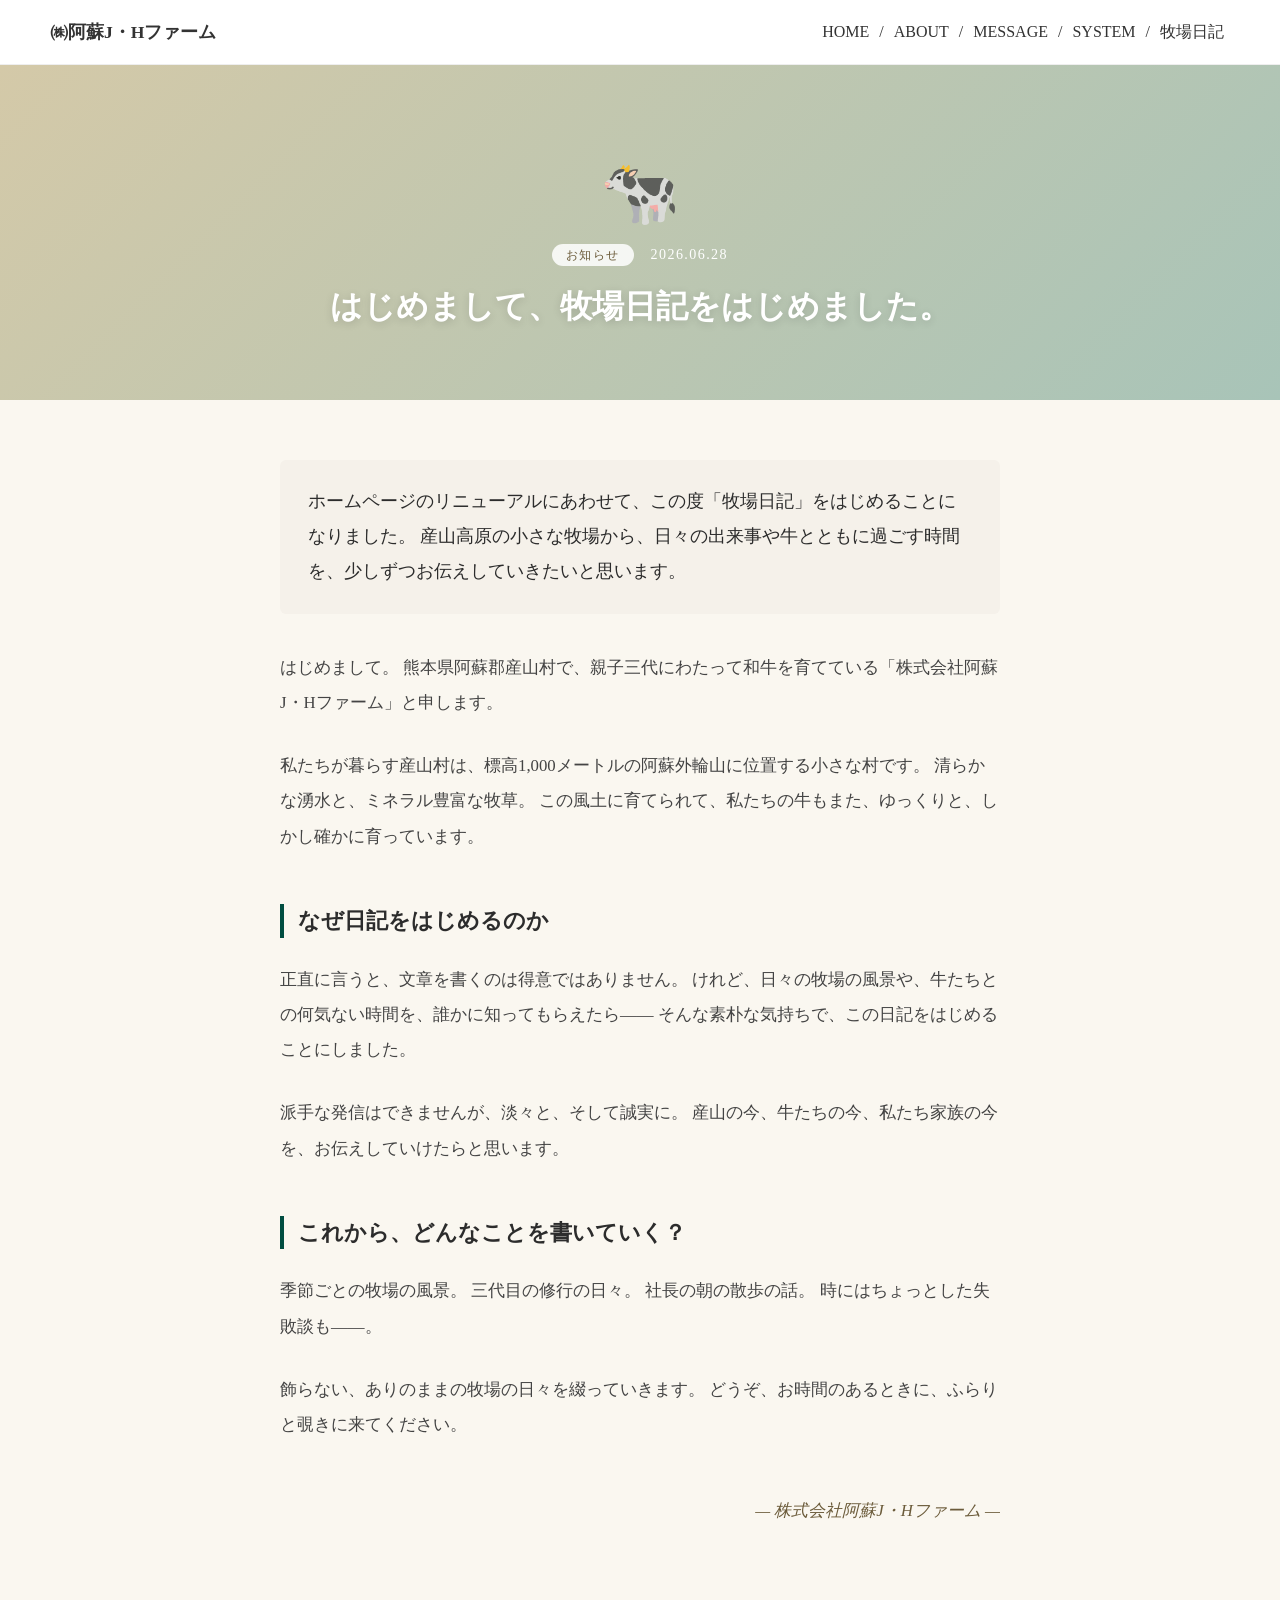
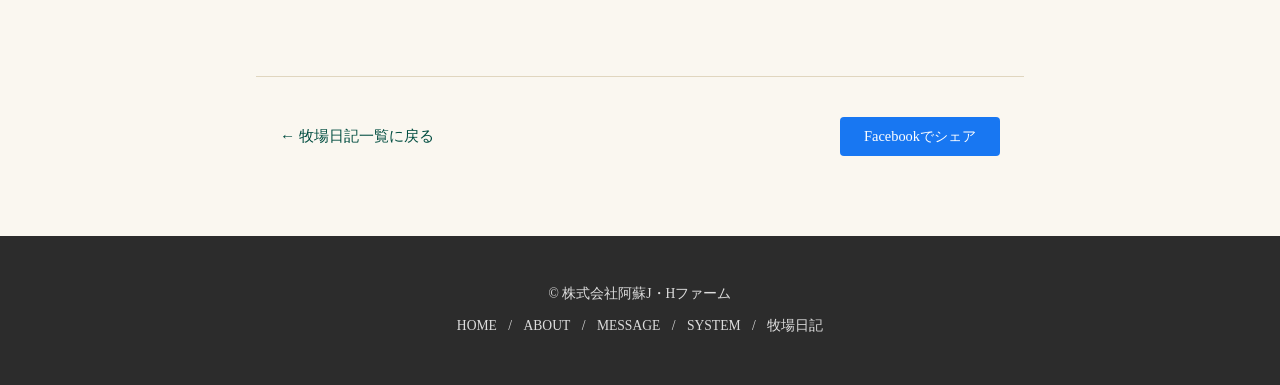
<file: blog/posts/2026-06-28-hajimemashite.html>
<!DOCTYPE html>
<html lang="ja">
<head>
    <meta charset="UTF-8">
    <meta name="viewport" content="width=device-width, initial-scale=1.0">
    <title>はじめまして、牧場日記をはじめました。 | 牧場日記 | 株式会社阿蘇J・Hファーム</title>
    <meta name="description" content="産山高原の小さな牧場から、日々の出来事や牛とともに過ごす時間を、少しずつお伝えしていきたいと思います。">
    <meta property="og:title" content="はじめまして、牧場日記をはじめました。">
    <meta property="og:description" content="産山高原の小さな牧場から、日々の出来事や牛とともに過ごす時間をお届けします。">
    <meta property="og:type" content="article">
    <link rel="stylesheet" href="/style.css">
    <style>
        body { margin: 0; font-family: "Hiragino Mincho ProN", serif; color: #333; background: #faf7f0; }

        header {
            display: flex; justify-content: space-between; align-items: center;
            padding: 20px 50px; background: #fff; border-bottom: 1px solid #eee;
        }
        header .logo { font-weight: bold; font-size: 1.1rem; }
        header nav a { color: #333; text-decoration: none; margin: 0 6px; transition: color 0.2s; }
        header nav a:hover { color: #004d40; text-decoration: underline; }

        .post-hero {
            background: linear-gradient(135deg, #d4c9a8 0%, #a8c4b8 100%);
            text-align: center;
            padding: 90px 24px 70px;
        }
        .post-hero .emoji { font-size: 4rem; opacity: 0.85; margin-bottom: 16px; }
        .post-hero .post-meta {
            color: #fff; font-size: 0.88rem;
            margin-bottom: 18px; letter-spacing: 0.1em;
        }
        .post-hero .post-meta .cat {
            background: rgba(255,255,255,0.85); color: #6b5b3a;
            padding: 4px 14px; border-radius: 12px;
            font-size: 0.78rem; margin-right: 12px;
        }
        .post-hero h1 {
            color: #fff; font-size: 2rem;
            margin: 0; line-height: 1.5;
            text-shadow: 0 2px 8px rgba(0,0,0,0.15);
        }

        .post-article {
            max-width: 720px; margin: 0 auto;
            padding: 60px 24px;
        }
        .post-article p {
            font-size: 1.05rem; line-height: 2.1;
            color: #444; margin: 0 0 28px;
        }
        .post-article h2 {
            font-size: 1.4rem; color: #2c2c2c;
            margin: 50px 0 24px; padding-left: 14px;
            border-left: 4px solid #004d40;
            line-height: 1.5;
        }
        .post-article .lead {
            font-size: 1.1rem; color: #2c2c2c;
            line-height: 2.0; margin-bottom: 36px;
            padding: 24px 28px; background: #f5f1ea;
            border-radius: 6px;
        }
        .post-article .signature {
            text-align: right; margin-top: 50px;
            color: #6b5b3a; font-style: italic;
        }

        .post-footer-nav {
            max-width: 720px; margin: 60px auto 0;
            padding: 40px 24px 0;
            border-top: 1px solid #e0d6bf;
            display: flex; justify-content: space-between; align-items: center;
            flex-wrap: wrap; gap: 16px;
        }
        .post-footer-nav a {
            color: #004d40; text-decoration: none;
            font-size: 0.95rem;
        }
        .post-footer-nav a:hover { text-decoration: underline; }
        .post-footer-nav .share-fb {
            background: #1877f2; color: #fff !important;
            padding: 10px 24px; border-radius: 4px;
            font-size: 0.9rem;
        }
        .post-footer-nav .share-fb:hover { background: #166fe5; text-decoration: none; }

        footer {
            background: #2c2c2c; color: #ddd;
            text-align: center; padding: 36px 20px;
            font-size: 0.85rem; margin-top: 80px;
        }
        footer a { color: #ddd; text-decoration: none; margin: 0 8px; }

        @media screen and (max-width: 768px) {
            header { flex-direction: column; padding: 15px; text-align: center; }
            header nav { margin-top: 10px; font-size: 0.85rem; }
            .post-hero { padding: 60px 16px 50px; }
            .post-hero h1 { font-size: 1.45rem; }
            .post-article { padding: 40px 16px; }
            .post-article p { font-size: 0.98rem; line-height: 1.95; }
            .post-article h2 { font-size: 1.2rem; }
            .post-article .lead { padding: 18px 20px; font-size: 1rem; }
        }
    </style>
</head>
<body>
    <header>
        <div class="logo">㈱阿蘇J・Hファーム</div>
        <nav>
            <a href="/">HOME</a> /
            <a href="/about/">ABOUT</a> /
            <a href="/message/">MESSAGE</a> /
            <a href="/system/">SYSTEM</a> /
            <a href="/blog/">牧場日記</a>
        </nav>
    </header>

    <section class="post-hero">
        <div class="emoji">🐄</div>
        <p class="post-meta">
            <span class="cat">お知らせ</span>
            2026.06.28
        </p>
        <h1>はじめまして、牧場日記をはじめました。</h1>
    </section>

    <article class="post-article">

        <p class="lead">
            ホームページのリニューアルにあわせて、この度「牧場日記」をはじめることになりました。
            産山高原の小さな牧場から、日々の出来事や牛とともに過ごす時間を、少しずつお伝えしていきたいと思います。
        </p>

        <p>
            はじめまして。
            熊本県阿蘇郡産山村で、親子三代にわたって和牛を育てている「株式会社阿蘇J・Hファーム」と申します。
        </p>

        <p>
            私たちが暮らす産山村は、標高1,000メートルの阿蘇外輪山に位置する小さな村です。
            清らかな湧水と、ミネラル豊富な牧草。
            この風土に育てられて、私たちの牛もまた、ゆっくりと、しかし確かに育っています。
        </p>

        <h2>なぜ日記をはじめるのか</h2>

        <p>
            正直に言うと、文章を書くのは得意ではありません。
            けれど、日々の牧場の風景や、牛たちとの何気ない時間を、誰かに知ってもらえたら——
            そんな素朴な気持ちで、この日記をはじめることにしました。
        </p>

        <p>
            派手な発信はできませんが、淡々と、そして誠実に。
            産山の今、牛たちの今、私たち家族の今を、お伝えしていけたらと思います。
        </p>

        <h2>これから、どんなことを書いていく？</h2>

        <p>
            季節ごとの牧場の風景。
            三代目の修行の日々。
            社長の朝の散歩の話。
            時にはちょっとした失敗談も——。
        </p>

        <p>
            飾らない、ありのままの牧場の日々を綴っていきます。
            どうぞ、お時間のあるときに、ふらりと覗きに来てください。
        </p>

        <p class="signature">— 株式会社阿蘇J・Hファーム —</p>

    </article>

    <div class="post-footer-nav">
        <a href="/blog/">← 牧場日記一覧に戻る</a>
        <a class="share-fb"
           href="https://www.facebook.com/sharer/sharer.php?u=http://aso-jh-farm.jp/blog/posts/2026-06-28-hajimemashite.html"
           target="_blank" rel="noopener noreferrer">
            Facebookでシェア
        </a>
    </div>

    <footer>
        <p>© 株式会社阿蘇J・Hファーム</p>
        <p>
            <a href="/">HOME</a> /
            <a href="/about/">ABOUT</a> /
            <a href="/message/">MESSAGE</a> /
            <a href="/system/">SYSTEM</a> /
            <a href="/blog/">牧場日記</a>
        </p>
    </footer>
</body>
</html>
</file>
<file: style.css>
/* ===== 全ページ共通スタイル（/style.css） =====
   TOP / MESSAGE / SYSTEM / BLOG / 記事ページ が <link rel="stylesheet" href="/style.css"> で
   読み込む共通ファイル。各ページ固有の装飾は各HTMLの <style> に書き、ここには
   全ページに効かせたい指定だけを置く。
   ※ ABOUT ページだけは css/style.css（.site-header）を使用している。 */

/* ヘッダーをスクロールしても画面上部に固定表示する */
header {
  position: sticky;
  top: 0;
  z-index: 100; /* 画像・地図・ヒーロー文字（z-index: 2）より前面に出す */
}

/* ページ内アンカーへ移動した時、固定ヘッダーの下に見出しが潜り込まないようにする */
html {
  scroll-padding-top: 80px;
}

@media screen and (max-width: 768px) {
  /* スマホ幅はヘッダーが縦積み（ロゴ＋ナビ）になり背が高くなる */
  html {
    scroll-padding-top: 120px;
  }
}
</file>
